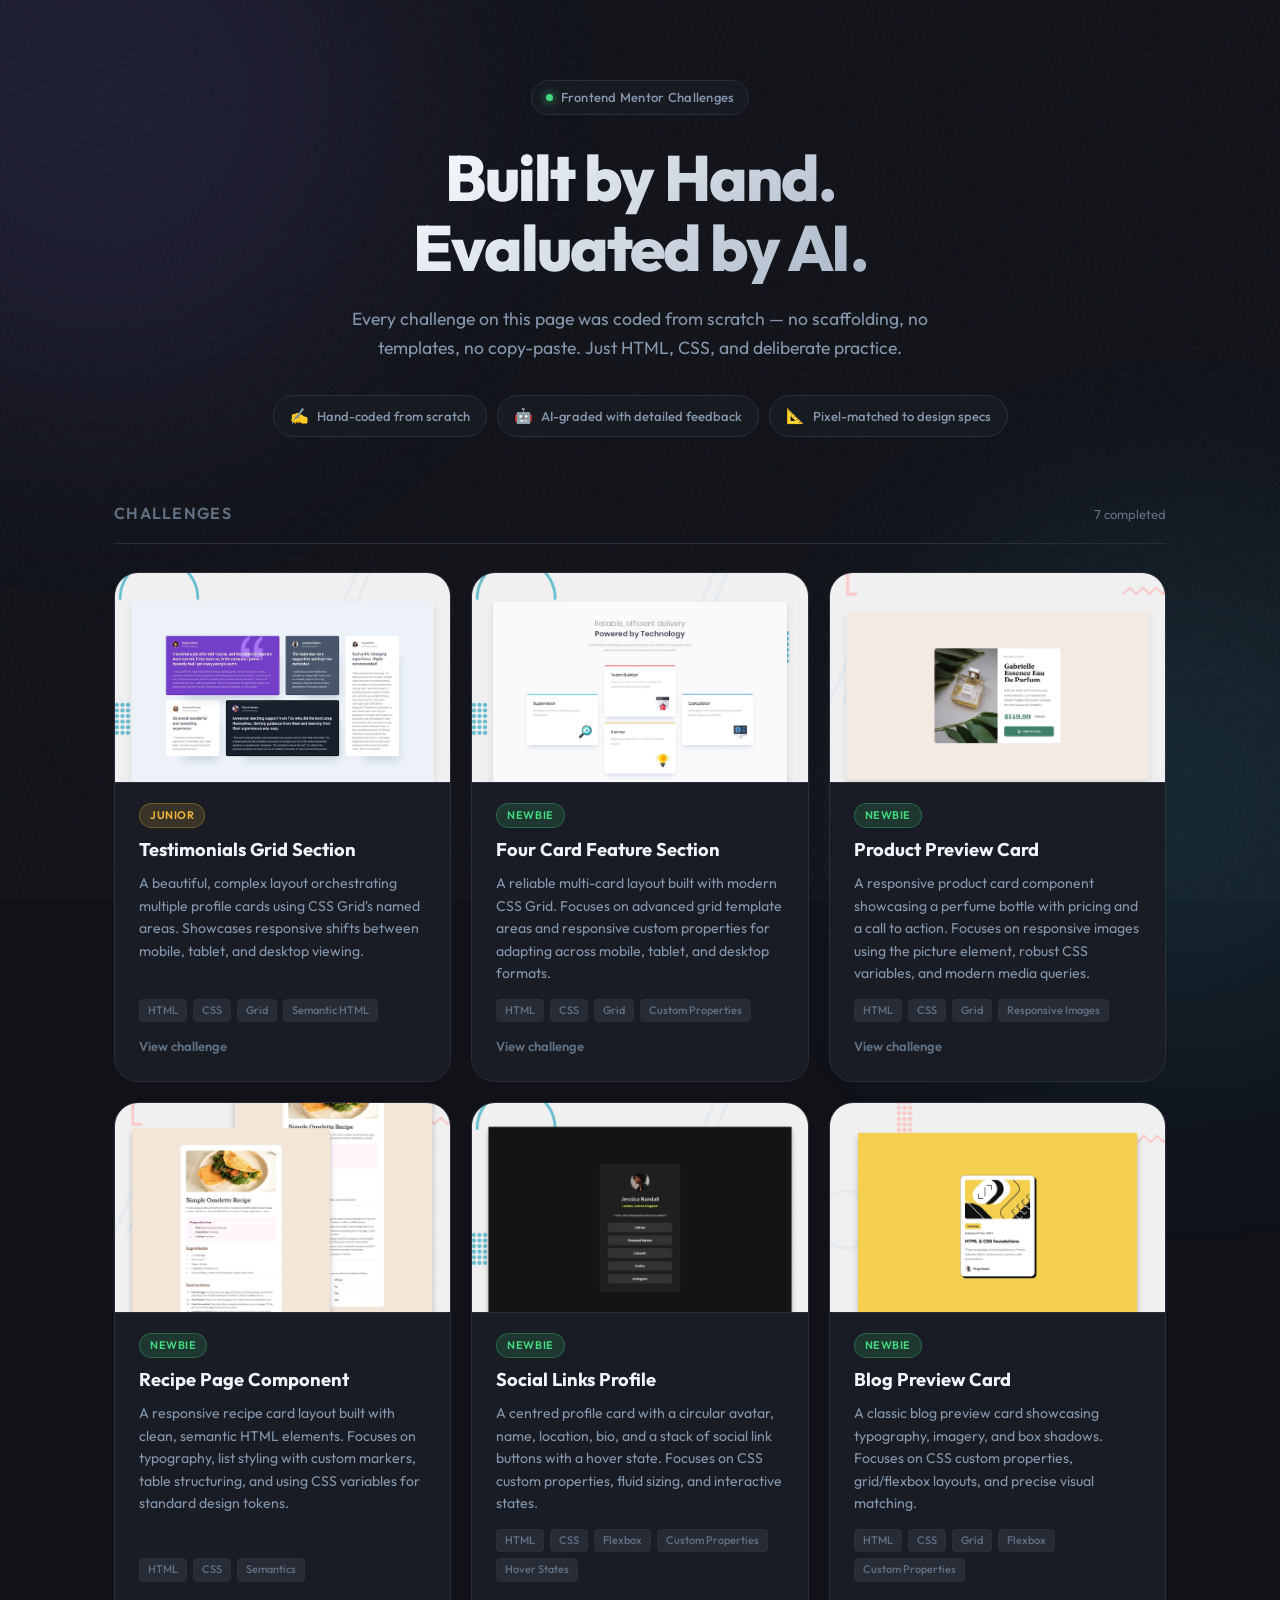
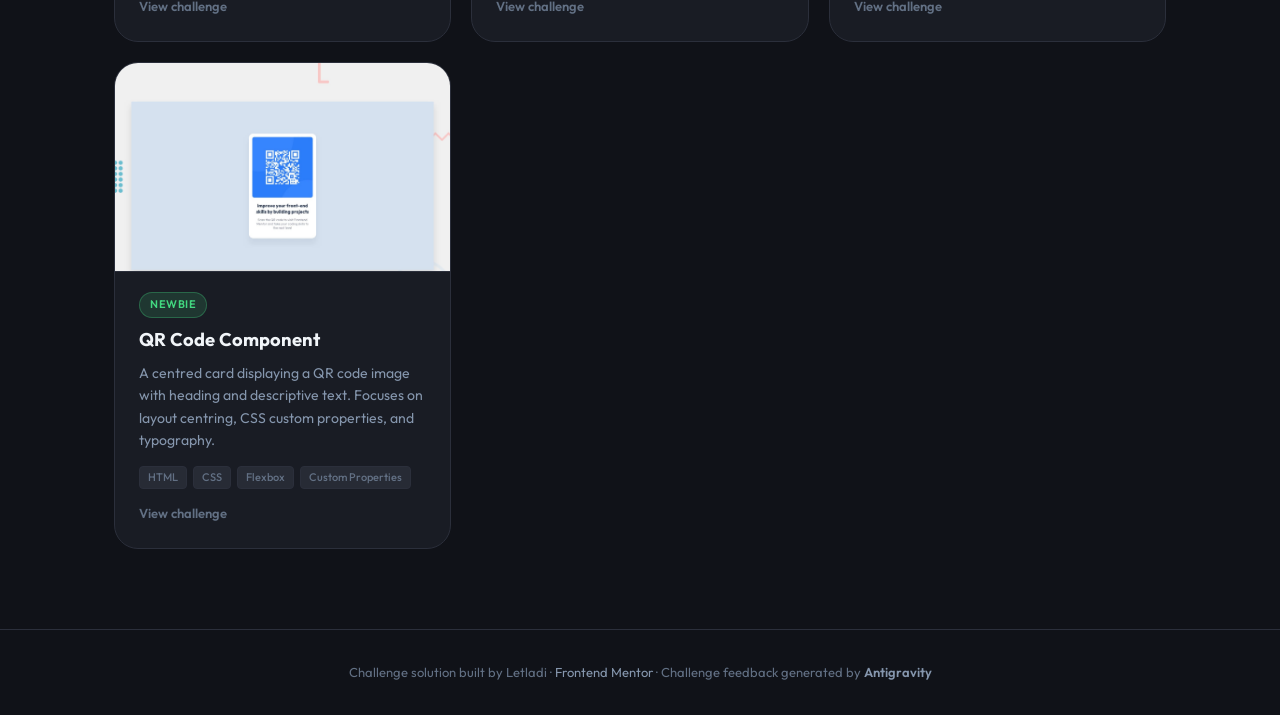
<file: index.html>
<!doctype html>
<html lang="en">

<head>
  <meta charset="UTF-8" />
  <meta name="viewport" content="width=device-width, initial-scale=1.0" />
  <title>Frontend Mentor Challenges — Letladi</title>
  <meta name="description"
    content="A collection of Frontend Mentor challenges, all hand-coded by Letladi. Each challenge has been evaluated by AI with detailed feedback." />
  <link rel="preconnect" href="https://fonts.googleapis.com" />
  <link rel="preconnect" href="https://fonts.gstatic.com" crossorigin />
  <link href="https://fonts.googleapis.com/css2?family=Outfit:wght@300;400;500;600;700;800&display=swap"
    rel="stylesheet" />
  <style>
    /* ── Reset ── */
    *,
    *::before,
    *::after {
      box-sizing: border-box;
      margin: 0;
      padding: 0;
    }

    /* ── Design tokens ── */
    :root {
      --bg: hsl(224, 20%, 8%);
      --bg-card: hsl(224, 18%, 12%);
      --bg-card-hover: hsl(224, 18%, 15%);
      --border: hsl(224, 15%, 20%);
      --border-hover: hsl(224, 15%, 35%);
      --text-primary: hsl(210, 40%, 96%);
      --text-secondary: hsl(215, 20%, 60%);
      --text-muted: hsl(215, 15%, 45%);
      --accent: hsl(248, 87%, 70%);
      --accent-glow: hsl(248, 87%, 70%, 0.15);
      --accent-2: hsl(195, 85%, 60%);
      --green: hsl(145, 65%, 55%);
      --font: "Outfit", sans-serif;
      --radius-sm: 8px;
      --radius-md: 16px;
      --radius-lg: 24px;
    }

    html {
      scroll-behavior: smooth;
    }

    body {
      font-family: var(--font);
      background-color: var(--bg);
      color: var(--text-primary);
      min-height: 100dvh;
      line-height: 1.6;
      overflow-x: hidden;
    }

    /* ── Noise texture overlay ── */
    body::before {
      content: "";
      position: fixed;
      inset: 0;
      background-image: url("data:image/svg+xml,%3Csvg viewBox='0 0 256 256' xmlns='http://www.w3.org/2000/svg'%3E%3Cfilter id='noise'%3E%3CfeTurbulence type='fractalNoise' baseFrequency='0.9' numOctaves='4' stitchTiles='stitch'/%3E%3C/filter%3E%3Crect width='100%25' height='100%25' filter='url(%23noise)' opacity='0.04'/%3E%3C/svg%3E");
      pointer-events: none;
      z-index: 0;
    }

    /* ── Gradient orbs ── */
    .orb {
      position: fixed;
      border-radius: 50%;
      filter: blur(120px);
      opacity: 0.12;
      pointer-events: none;
      z-index: 0;
      animation: drift 20s ease-in-out infinite;
    }

    .orb-1 {
      width: 600px;
      height: 600px;
      background: var(--accent);
      top: -200px;
      left: -200px;
      animation-delay: 0s;
    }

    .orb-2 {
      width: 500px;
      height: 500px;
      background: var(--accent-2);
      bottom: -150px;
      right: -150px;
      animation-delay: -10s;
    }

    @keyframes drift {

      0%,
      100% {
        transform: translate(0, 0) scale(1);
      }

      33% {
        transform: translate(40px, -30px) scale(1.05);
      }

      66% {
        transform: translate(-20px, 20px) scale(0.97);
      }
    }

    /* ── Layout ── */
    .site-wrapper {
      position: relative;
      z-index: 1;
      max-width: 1100px;
      margin: 0 auto;
      padding: 0 24px;
    }

    /* ── Header ── */
    header {
      padding: 80px 0 64px;
      text-align: center;
    }

    .badge {
      display: inline-flex;
      align-items: center;
      gap: 8px;
      padding: 6px 14px;
      border-radius: 100px;
      border: 1px solid var(--border);
      background: hsl(224, 18%, 12%, 0.8);
      font-size: 13px;
      font-weight: 500;
      color: var(--text-secondary);
      letter-spacing: 0.02em;
      margin-bottom: 28px;
      backdrop-filter: blur(8px);
    }

    .badge-dot {
      width: 7px;
      height: 7px;
      border-radius: 50%;
      background: var(--green);
      box-shadow: 0 0 10px var(--green);
      animation: pulse 2.5s ease-in-out infinite;
    }

    @keyframes pulse {

      0%,
      100% {
        opacity: 1;
      }

      50% {
        opacity: 0.4;
      }
    }

    h1 {
      font-size: clamp(2.4rem, 6vw, 4rem);
      font-weight: 800;
      letter-spacing: -0.03em;
      line-height: 1.1;
      margin-bottom: 20px;
      background: linear-gradient(135deg, var(--text-primary) 30%, var(--text-secondary));
      -webkit-background-clip: text;
      -webkit-text-fill-color: transparent;
      background-clip: text;
    }

    .header-subtitle {
      font-size: 1.1rem;
      color: var(--text-secondary);
      max-width: 600px;
      margin: 0 auto 16px;
      font-weight: 400;
      line-height: 1.7;
    }

    /* ── Callouts ── */
    .callouts {
      display: flex;
      align-items: center;
      justify-content: center;
      gap: 10px;
      flex-wrap: wrap;
      margin-top: 32px;
    }

    .callout {
      display: inline-flex;
      align-items: center;
      gap: 8px;
      padding: 8px 16px;
      border-radius: 100px;
      border: 1px solid var(--border);
      background: hsl(224, 18%, 11%);
      font-size: 13px;
      color: var(--text-secondary);
      font-weight: 500;
    }

    .callout-icon {
      font-size: 15px;
    }

    /* ── Section header ── */
    .section-header {
      display: flex;
      align-items: baseline;
      justify-content: space-between;
      margin-bottom: 28px;
      padding-bottom: 16px;
      border-bottom: 1px solid var(--border);
    }

    .section-title {
      font-size: 1rem;
      font-weight: 600;
      color: var(--text-muted);
      text-transform: uppercase;
      letter-spacing: 0.08em;
    }

    .section-count {
      font-size: 13px;
      color: var(--text-muted);
      font-weight: 400;
    }

    /* ── Challenge grid ── */
    .challenges-grid {
      display: grid;
      grid-template-columns: repeat(auto-fill, minmax(320px, 1fr));
      gap: 20px;
      padding-bottom: 80px;
    }

    /* ── Challenge card ── */
    .card {
      position: relative;
      background: var(--bg-card);
      border: 1px solid var(--border);
      border-radius: var(--radius-lg);
      overflow: hidden;
      text-decoration: none;
      color: inherit;
      display: flex;
      flex-direction: column;
      transition: border-color 0.25s ease, transform 0.25s ease,
        box-shadow 0.25s ease, background 0.25s ease;
    }

    .card:hover {
      border-color: var(--border-hover);
      background: var(--bg-card-hover);
      transform: translateY(-4px);
      box-shadow: 0 20px 60px hsl(0, 0%, 0%, 0.4),
        0 0 0 1px hsl(248, 87%, 70%, 0.1);
    }

    .card:hover .card-arrow {
      transform: translate(3px, -3px);
      opacity: 1;
    }

    /* Gradient top border */
    .card::before {
      content: "";
      position: absolute;
      top: 0;
      left: 0;
      right: 0;
      height: 1px;
      background: linear-gradient(90deg,
          transparent,
          var(--accent),
          transparent);
      opacity: 0;
      transition: opacity 0.3s ease;
    }

    .card:hover::before {
      opacity: 1;
    }

    /* ── Card image wrap + overlay ── */
    .card-image-wrap {
      position: relative;
      overflow: hidden;
    }

    .card-preview {
      width: 100%;
      aspect-ratio: 16 / 10;
      object-fit: cover;
      object-position: top center;
      display: block;
      border-bottom: 1px solid var(--border);
      transition: transform 0.35s ease;
    }

    .card:hover .card-preview {
      transform: scale(1.03);
    }

    /* Floating feedback badge over image */
    .feedback-link {
      position: absolute;
      bottom: 12px;
      right: 12px;
      display: inline-flex;
      align-items: center;
      gap: 6px;
      font-size: 11.5px;
      font-weight: 600;
      color: var(--accent);
      text-decoration: none;
      padding: 6px 12px;
      border-radius: 100px;
      border: 1px solid hsl(248, 87%, 70%, 0.35);
      background: hsl(224, 20%, 8%, 0.75);
      backdrop-filter: blur(10px);
      -webkit-backdrop-filter: blur(10px);
      letter-spacing: 0.02em;
      transition: background 0.2s ease, border-color 0.2s ease,
        transform 0.2s ease, opacity 0.2s ease;
      opacity: 0;
      transform: translateY(4px);
      z-index: 2;
    }

    .card:hover .feedback-link {
      opacity: 1;
      transform: translateY(0);
    }

    .feedback-link:hover {
      background: hsl(224, 20%, 8%, 0.95);
      border-color: hsl(248, 87%, 70%, 0.7);
    }

    /* ── Card body ── */
    .card-body {
      padding: 20px 24px 24px;
      flex: 1;
      display: flex;
      flex-direction: column;
      gap: 10px;
    }

    .card-meta {
      display: flex;
      align-items: center;
      justify-content: space-between;
      gap: 8px;
      flex-wrap: wrap;
    }

    .difficulty-badge {
      padding: 3px 10px;
      border-radius: 100px;
      font-size: 11px;
      font-weight: 600;
      letter-spacing: 0.05em;
      text-transform: uppercase;
    }

    .difficulty-badge.newbie {
      background: hsl(145, 65%, 55%, 0.15);
      color: var(--green);
      border: 1px solid hsl(145, 65%, 55%, 0.3);
    }

    .difficulty-badge.junior {
      background: hsl(40, 90%, 60%, 0.15);
      color: hsl(40, 90%, 60%);
      border: 1px solid hsl(40, 90%, 60%, 0.3);
    }

    .difficulty-badge.intermediate {
      background: hsl(25, 90%, 60%, 0.15);
      color: hsl(25, 90%, 60%);
      border: 1px solid hsl(25, 90%, 60%, 0.3);
    }

    .card-title {
      font-size: 1.15rem;
      font-weight: 700;
      color: var(--text-primary);
      line-height: 1.3;
    }

    .card-desc {
      font-size: 0.88rem;
      color: var(--text-secondary);
      line-height: 1.6;
      flex: 1;
    }

    /* Visit link row */
    .card-visit {
      display: flex;
      align-items: center;
      gap: 6px;
      font-size: 13px;
      font-weight: 600;
      color: var(--text-muted);
      text-decoration: none;
      margin-top: 4px;
      width: fit-content;
      transition: color 0.2s ease;
    }

    .card-visit:hover {
      color: var(--text-primary);
    }

    .card-arrow {
      display: inline-block;
      transition: transform 0.2s ease;
    }

    .card-visit:hover .card-arrow {
      transform: translate(2px, -2px);
    }

    /* ── Skills tags ── */
    .skill-tags {
      display: flex;
      gap: 6px;
      flex-wrap: wrap;
      margin-top: 4px;
    }

    .skill-tag {
      padding: 2px 8px;
      border-radius: 4px;
      background: hsl(224, 15%, 18%);
      border: 1px solid var(--border);
      font-size: 11px;
      color: var(--text-muted);
      font-weight: 500;
    }

    /* ── Footer ── */
    .site-footer {
      border-top: 1px solid var(--border);
      padding: 32px 0;
      text-align: center;
      font-size: 13px;
      color: var(--text-muted);
      position: relative;
      z-index: 1;
    }

    .site-footer a {
      color: var(--text-secondary);
      text-decoration: none;
    }

    .site-footer a:hover {
      color: var(--text-primary);
    }

    .site-footer strong {
      color: var(--text-secondary);
      font-weight: 600;
    }

    /* ── Responsive ── */
    @media (max-width: 600px) {
      header {
        padding: 56px 0 48px;
      }

      .challenges-grid {
        grid-template-columns: 1fr;
      }
    }
  </style>
</head>

<body>
  <div class="orb orb-1"></div>
  <div class="orb orb-2"></div>

  <div class="site-wrapper">
    <!-- ── Header ── -->
    <header>
      <div class="badge">
        <span class="badge-dot"></span>
        Frontend Mentor Challenges
      </div>

      <h1>Built by Hand.<br />Evaluated by AI.</h1>

      <p class="header-subtitle">
        Every challenge on this page was coded from scratch — no scaffolding,
        no templates, no copy-paste. Just HTML, CSS, and deliberate practice.
      </p>

      <div class="callouts">
        <span class="callout">
          <span class="callout-icon">✍️</span>
          Hand-coded from scratch
        </span>
        <span class="callout">
          <span class="callout-icon">🤖</span>
          AI-graded with detailed feedback
        </span>
        <span class="callout">
          <span class="callout-icon">📐</span>
          Pixel-matched to design specs
        </span>
      </div>
    </header>

    <!-- ── Challenges ── -->
    <div class="section-header">
      <span class="section-title">Challenges</span>
      <span class="section-count">7 completed</span>
    </div>

    <div class="challenges-grid" id="challenges">

      <!-- Testimonials Grid Section -->
      <div class="card" id="card-testimonials-grid-section">
        <div class="card-image-wrap">
          <img class="card-preview" src="./testimonials-grid-section-main/preview.jpg" alt="Testimonials Grid Section preview" />
          <a href="./testimonials-grid-section-main/feedback.md" class="feedback-link" id="feedback-testimonials-grid-section"
            aria-label="Read AI feedback for Testimonials Grid Section">
            🤖 AI Feedback
          </a>
        </div>
        <div class="card-body">
          <div class="card-meta">
            <span class="difficulty-badge junior">Junior</span>
          </div>
          <h2 class="card-title">Testimonials Grid Section</h2>
          <p class="card-desc">
            A beautiful, complex layout orchestrating multiple profile cards using CSS Grid's named areas. Showcases responsive shifts between mobile, tablet, and desktop viewing.
          </p>
          <div class="skill-tags">
            <span class="skill-tag">HTML</span>
            <span class="skill-tag">CSS</span>
            <span class="skill-tag">Grid</span>
            <span class="skill-tag">Semantic HTML</span>
          </div>
          <a href="./testimonials-grid-section-main/index.html" class="card-visit"
            aria-label="View Testimonials Grid Section challenge">
            View challenge
          </a>
        </div>
      </div>

      <!-- Four Card Feature Section -->
      <div class="card" id="card-four-card-feature-section">
        <div class="card-image-wrap">
          <img class="card-preview" src="./four-card-feature-section-master/preview.jpg" alt="Four Card Feature Section preview" />
          <a href="./four-card-feature-section-master/feedback.md" class="feedback-link" id="feedback-four-card-feature-section"
            aria-label="Read AI feedback for Four Card Feature Section">
            🤖 AI Feedback
          </a>
        </div>
        <div class="card-body">
          <div class="card-meta">
            <span class="difficulty-badge newbie">Newbie</span>
          </div>
          <h2 class="card-title">Four Card Feature Section</h2>
          <p class="card-desc">
            A reliable multi-card layout built with modern CSS Grid. Focuses on advanced grid template areas and responsive custom properties for adapting across mobile, tablet, and desktop formats.
          </p>
          <div class="skill-tags">
            <span class="skill-tag">HTML</span>
            <span class="skill-tag">CSS</span>
            <span class="skill-tag">Grid</span>
            <span class="skill-tag">Custom Properties</span>
          </div>
          <a href="./four-card-feature-section-master/index.html" class="card-visit"
            aria-label="View Four Card Feature Section challenge">
            View challenge
          </a>
        </div>
      </div>

      <!-- Product Preview Card Component -->
      <div class="card" id="card-product-preview-card">
        <div class="card-image-wrap">
          <img class="card-preview" src="./product-preview-card-component-main/preview.jpg" alt="Product Preview Card preview" />
          <a href="./product-preview-card-component-main/feedback.md" class="feedback-link" id="feedback-product-preview-card"
            aria-label="Read AI feedback for Product Preview Card">
            🤖 AI Feedback
          </a>
        </div>
        <div class="card-body">
          <div class="card-meta">
            <span class="difficulty-badge newbie">Newbie</span>
          </div>
          <h2 class="card-title">Product Preview Card</h2>
          <p class="card-desc">
            A responsive product card component showcasing a perfume bottle with pricing and a call to action.
            Focuses on responsive images using the picture element, robust CSS variables, and modern media queries.
          </p>
          <div class="skill-tags">
            <span class="skill-tag">HTML</span>
            <span class="skill-tag">CSS</span>
            <span class="skill-tag">Grid</span>
            <span class="skill-tag">Responsive Images</span>
          </div>
          <a href="./product-preview-card-component-main/index.html" class="card-visit"
            aria-label="View Product Preview Card challenge">
            View challenge
          </a>
        </div>
      </div>

      <!-- Recipe Page Component -->
      <div class="card" id="card-recipe-page">
        <div class="card-image-wrap">
          <img class="card-preview" src="./recipe-page-main/preview.jpg" alt="Recipe Page preview" />
          <a href="./recipe-page-main/feedback.md" class="feedback-link" id="feedback-recipe-page"
            aria-label="Read AI feedback for Recipe Page">
            🤖 AI Feedback
          </a>
        </div>
        <div class="card-body">
          <div class="card-meta">
            <span class="difficulty-badge newbie">Newbie</span>
          </div>
          <h2 class="card-title">Recipe Page Component</h2>
          <p class="card-desc">
            A responsive recipe card layout built with clean, semantic HTML elements. Focuses on typography,
            list styling with custom markers, table structuring, and using CSS variables for standard design tokens.
          </p>
          <div class="skill-tags">
            <span class="skill-tag">HTML</span>
            <span class="skill-tag">CSS</span>
            <span class="skill-tag">Semantics</span>
          </div>
          <a href="./recipe-page-main/index.html" class="card-visit"
            aria-label="View Recipe Page challenge">
            View challenge
          </a>
        </div>
      </div>

      <!-- Social Links Profile -->
      <div class="card" id="card-social-links-profile">
        <div class="card-image-wrap">
          <img class="card-preview" src="./social-links-profile-main/preview.jpg" alt="Social Links Profile preview" />
          <a href="./social-links-profile-main/feedback.md" class="feedback-link" id="feedback-social-links-profile"
            aria-label="Read AI feedback for Social Links Profile">
            🤖 AI Feedback
          </a>
        </div>
        <div class="card-body">
          <div class="card-meta">
            <span class="difficulty-badge newbie">Newbie</span>
          </div>
          <h2 class="card-title">Social Links Profile</h2>
          <p class="card-desc">
            A centred profile card with a circular avatar, name, location,
            bio, and a stack of social link buttons with a hover state.
            Focuses on CSS custom properties, fluid sizing, and interactive
            states.
          </p>
          <div class="skill-tags">
            <span class="skill-tag">HTML</span>
            <span class="skill-tag">CSS</span>
            <span class="skill-tag">Flexbox</span>
            <span class="skill-tag">Custom Properties</span>
            <span class="skill-tag">Hover States</span>
          </div>
          <a href="./social-links-profile-main/index.html" class="card-visit"
            aria-label="View Social Links Profile challenge">
            View challenge
          </a>
        </div>
      </div>

      <!-- Blog Preview Card -->
      <div class="card" id="card-blog-preview-card">
        <div class="card-image-wrap">
          <img class="card-preview" src="./blog-preview-card-main/preview.jpg" alt="Blog Preview Card preview" />
          <a href="./blog-preview-card-main/feedback.md" class="feedback-link" id="feedback-blog-preview-card"
            aria-label="Read AI feedback for Blog Preview Card">
            🤖 AI Feedback
          </a>
        </div>
        <div class="card-body">
          <div class="card-meta">
            <span class="difficulty-badge newbie">Newbie</span>
          </div>
          <h2 class="card-title">Blog Preview Card</h2>
          <p class="card-desc">
            A classic blog preview card showcasing typography, imagery, and
            box shadows. Focuses on CSS custom properties, grid/flexbox layouts,
            and precise visual matching.
          </p>
          <div class="skill-tags">
            <span class="skill-tag">HTML</span>
            <span class="skill-tag">CSS</span>
            <span class="skill-tag">Grid</span>
            <span class="skill-tag">Flexbox</span>
            <span class="skill-tag">Custom Properties</span>
          </div>
          <a href="./blog-preview-card-main/index.html" class="card-visit"
            aria-label="View Blog Preview Card challenge">
            View challenge
          </a>
        </div>
      </div>

      <!-- QR Code Component -->
      <div class="card" id="card-qr-code-component">
        <div class="card-image-wrap">
          <img class="card-preview" src="./qr-code-component-main/preview.jpg" alt="QR Code Component preview" />
          <a href="./qr-code-component-main/feedback.md" class="feedback-link" id="feedback-qr-code-component"
            aria-label="Read AI feedback for QR Code Component">
            🤖 AI Feedback
          </a>
        </div>
        <div class="card-body">
          <div class="card-meta">
            <span class="difficulty-badge newbie">Newbie</span>
          </div>
          <h2 class="card-title">QR Code Component</h2>
          <p class="card-desc">
            A centred card displaying a QR code image with heading and
            descriptive text. Focuses on layout centring, CSS custom
            properties, and typography.
          </p>
          <div class="skill-tags">
            <span class="skill-tag">HTML</span>
            <span class="skill-tag">CSS</span>
            <span class="skill-tag">Flexbox</span>
            <span class="skill-tag">Custom Properties</span>
          </div>
          <a href="./qr-code-component-main/index.html" class="card-visit"
            aria-label="View QR Code Component challenge">
            View challenge
          </a>
        </div>
      </div>

    </div>
  </div>

  <!-- ── Site footer ── -->
  <footer class="site-footer">
    <div class="site-wrapper">
      Challenge solution built by Letladi ·
      <a href="https://www.frontendmentor.io" target="_blank" rel="noopener noreferrer">Frontend Mentor</a>
      · Challenge feedback generated by <strong>Antigravity</strong>
    </div>
  </footer>
</body>

</html>
</file>
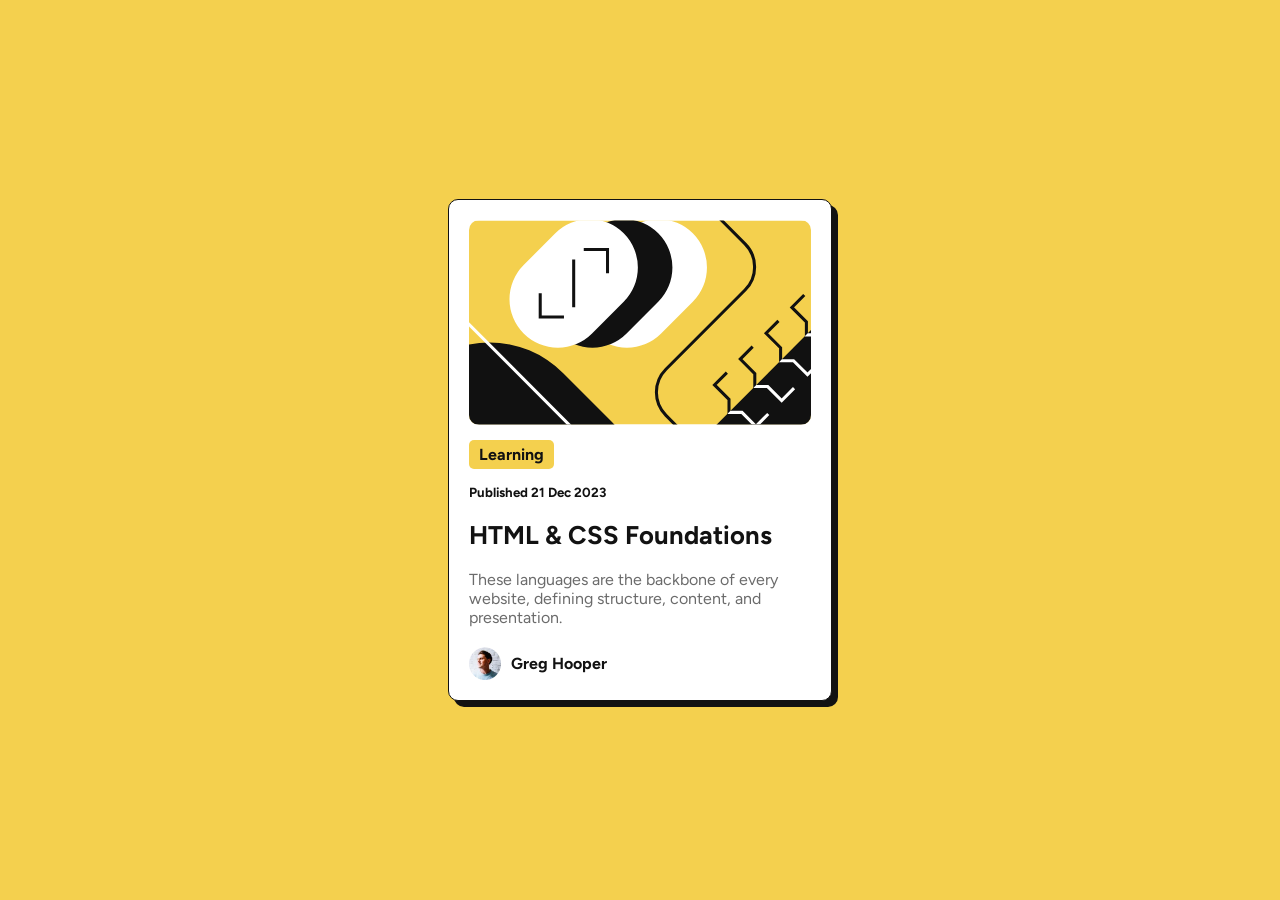
<file: blog-preview-card-main/index.html>
<!doctype html>
<html lang="en">
    <head>
        <meta charset="UTF-8" />
        <meta name="viewport" content="width=device-width, initial-scale=1.0" />
        <!-- displays site properly based on user's device -->

        <link
            rel="icon"
            type="image/png"
            sizes="32x32"
            href="./assets/images/favicon-32x32.png"
        />

        <title>Frontend Mentor | Blog preview card</title>

        <!-- Feel free to remove these styles or customise in your own stylesheet 👍 -->
        <style>
            @import url("https://fonts.googleapis.com/css2?family=Figtree:ital,wght@0,500..800;1,500..800&family=Outfit:wght@500..800&display=swap");
            *,
            *::before,
            *::after {
                margin: 0;
                padding: 0;
                box-sizing: border-box;
            }

            html {
                --yellow: hsl(47, 88%, 63%);
                --white: hsl(0, 0%, 100%);
                --gray-900: hsl(0, 0%, 7%);
                --gray-500: hsl(0, 0%, 42%);
                --body-font-size: 16px;
                --sml-pad: 5px;
                --gap-size: 20px;
                --header-font-size: 1.6rem;
                --mb-header-font-size: 1.3rem;

                --avatar-dimension: 32px;

                --author-gap: 10px;

                --bd-radius: 15px;
                --sml-bd-radius: 10px;
                --xt-sml-bd-radius: 5px;

                --shadow-size: 6px;

                /* desktop article sizes */
                --ds-card-width: 384px;
                --ds-card-height: 522px;
                /* mobile article sizes */
                --mb-card-width: 327px;
                --mb-card-height: 501px;
            }
            body {
                background-color: var(--yellow);
                color: var(--gray-900);
                font-size: var(--body-font-size);
                height: 100dvh;
                width: 100dwh;
                display: grid;
                place-items: center;

                font-family: "FigTree", sans-serif;
            }

            article {
                display: flex;
                flex-direction: column;
                gap: var(--gap-size);

                width: min(var(--mb-card-width), calc(100% - 48px));
            }

            article,
            img {
                border-radius: var(--sml-bd-radius);
            }

            h1 {
                font-size: var(--mb-header-font-size);
            }

            @media (min-width: 720px) {
                article {
                    width: var(--ds-card-width);
                }

                h1 {
                    font-size: var(--header-font-size);
                }
            }

            article {
                background-color: var(--white);
                padding: var(--gap-size);
                border: 1px solid var(--gray-900);
                box-shadow: var(--shadow-size) var(--shadow-size)
                    var(--gray-900);
            }

            .chip {
                background-color: var(--yellow);
                padding: 5px 10px;
                border-radius: var(--xt-sml-bd-radius);
                font-weight: 700;
            }

            .date {
                display: block;
            }

            .blog-content,
            .blog-body {
                display: flex;
                flex-direction: column;
                gap: var(--gap-size);
                width: 100%;
            }

            .blog-body p {
                color: var(--gray-500);
            }

            .author {
                display: flex;
                flex-direction: row;
                align-items: center;
                font-weight: 700;
                gap: var(--author-gap);
            }

            .author img {
                width: var(--avatar-dimension);
            }

            h1:hover {
                color: var(--yellow);
                cursor: pointer;
            }
        </style>
    </head>
    <body>
        <article>
            <img
                src="./assets/images/illustration-article.svg"
                alt="blog thumbnail"
            />
            <section class="blog-content">
                <div><span class="chip">Learning</span></div>
                <div><h5 class="date">Published 21 Dec 2023</h5></div>
                <div class="blog-body">
                    <h1><a>HTML & CSS Foundations</a></h1>
                    <p>
                        These languages are the backbone of every website,
                        defining structure, content, and presentation.
                    </p>
                </div>
            </section>
            <section class="author">
                <img src="assets/images/image-avatar.webp" alt="Greg avatar" />
                <span>Greg Hooper</span>
            </section>
        </article>
    </body>
</html>
</file>
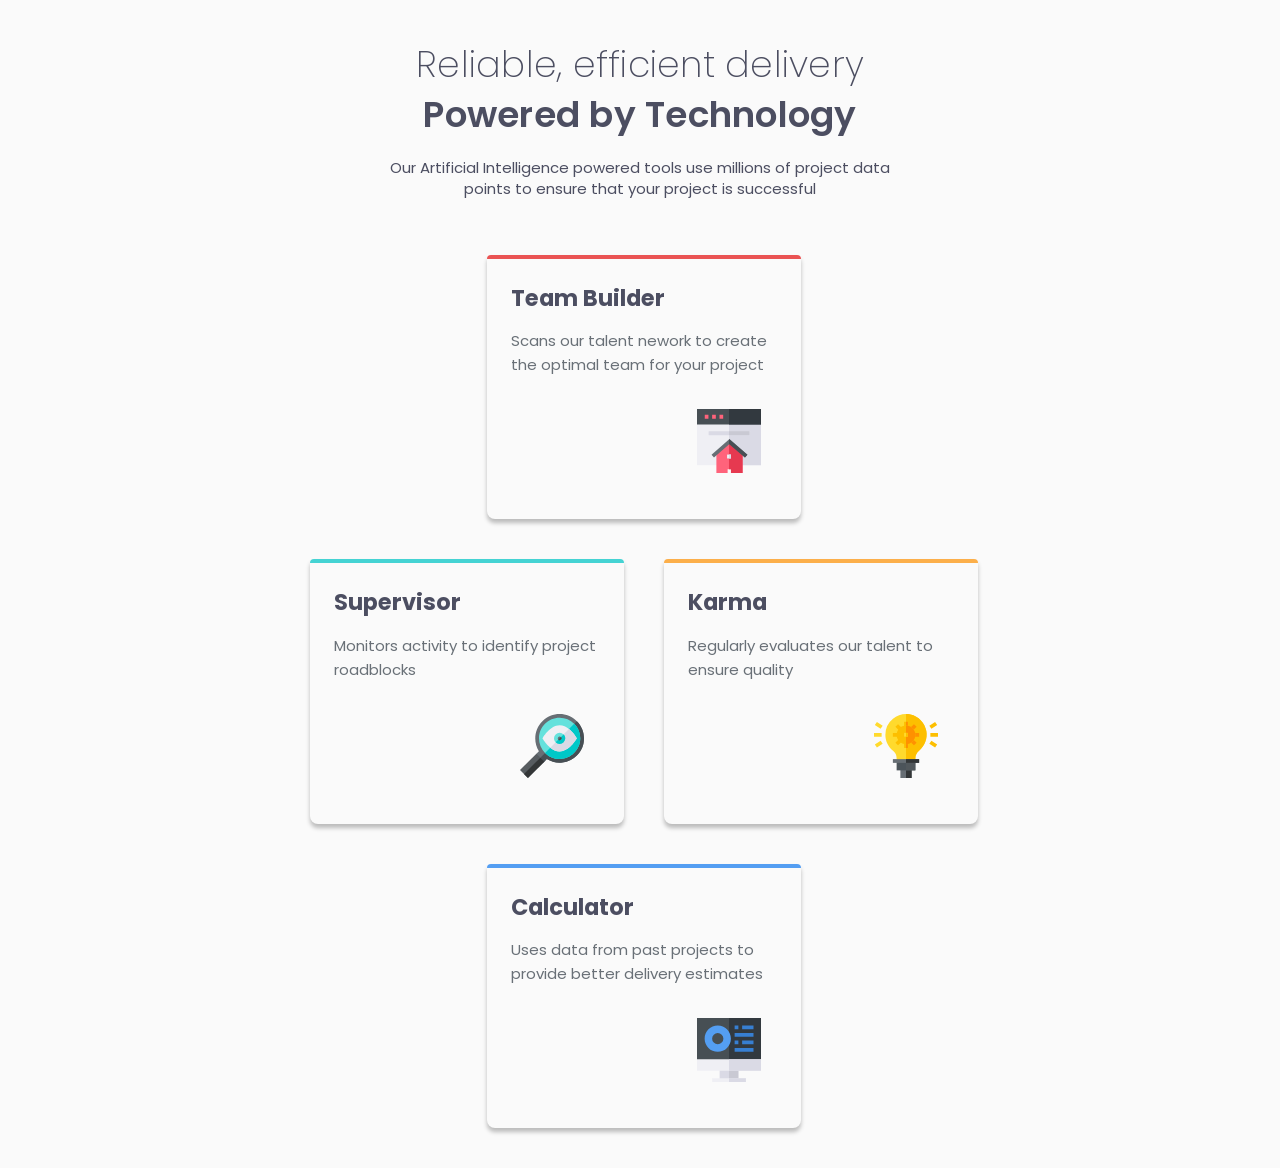
<file: four-card-feature-section-master/index.html>
<!doctype html>
<html lang="en">
    <head>
        <meta charset="UTF-8" />
        <meta name="viewport" content="width=device-width, initial-scale=1.0" />
        <!-- displays site properly based on user's device -->
        <link
            rel="icon"
            type="image/png"
            sizes="32x32"
            href="./images/favicon-32x32.png"
        />
        <link href="./styles.css" rel="stylesheet" type="text/css" />
        <title>Frontend Mentor | Four card feature section</title>
    </head>
    <body>
        <main>
            <header>
                <h1 class="text-preset-2">
                    Reliable, efficient delivery
                    <span class="text-preset-1">Powered by Technology</span>
                </h1>
                <p class="text-preset-4">
                    Our Artificial Intelligence powered tools use millions of
                    project data points to ensure that your project is
                    successful
                </p>
            </header>

            <div class="cards">
                <div class="card supervisor border-cyan">
                    <h2 class="text-preset-3">Supervisor</h2>
                    <p class="text-preset-5">
                        Monitors activity to identify project roadblocks
                    </p>
                    <p class="icon-section">
                        <img
                            src="./images/icon-supervisor.svg"
                            alt="supervisor icon"
                        />
                    </p>
                </div>
                <div class="card team border-red">
                    <h2 class="text-preset-3">Team Builder</h2>
                    <p class="text-preset-5">
                        Scans our talent nework to create the optimal team for
                        your project
                    </p>
                    <p class="icon-section">
                        <img
                            src="./images/icon-team-builder.svg"
                            alt="team icon"
                        />
                    </p>
                </div>
                <div class="card karma border-orange">
                    <h2 class="text-preset-3">Karma</h2>
                    <p class="text-preset-5">
                        Regularly evaluates our talent to ensure quality
                    </p>
                    <p class="icon-section">
                        <img src="./images/icon-karma.svg" alt="karma icon" />
                    </p>
                </div>
                <div class="card calculator border-blue">
                    <h2 class="text-preset-3">Calculator</h2>
                    <p class="text-preset-5">
                        Uses data from past projects to provide better delivery
                        estimates
                    </p>
                    <p class="icon-section">
                        <img
                            src="./images/icon-calculator.svg"
                            alt="calculator icon"
                        />
                    </p>
                </div>
            </div>
        </main>
    </body>
</html>
</file>
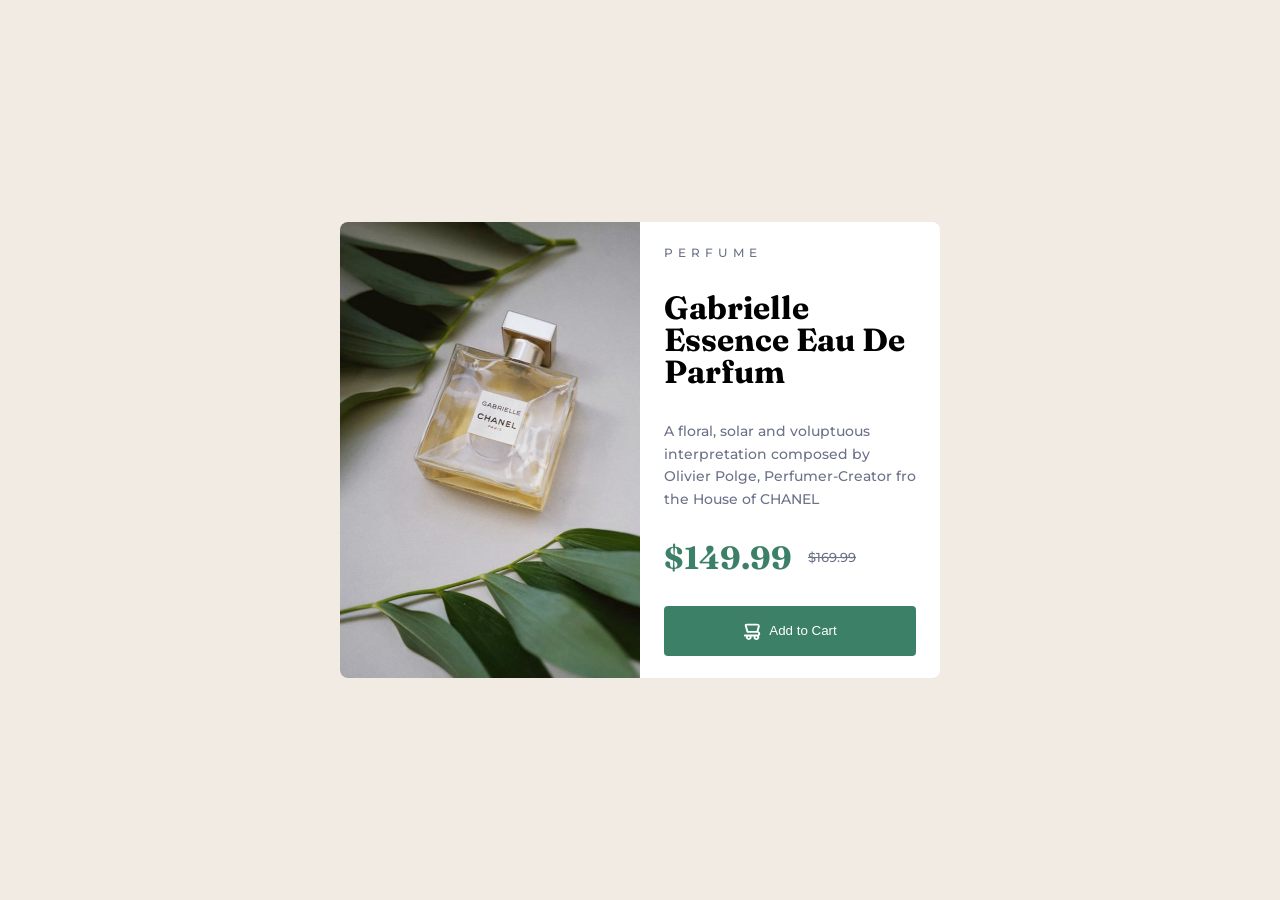
<file: product-preview-card-component-main/index.html>
<!doctype html>
<html lang="en">
    <head>
        <meta charset="UTF-8" />
        <meta name="viewport" content="width=device-width, initial-scale=1.0" />
        <!-- displays site properly based on user's device -->
        <link href="./styles.css" rel="stylesheet" type="text/css" />
        <link
            rel="icon"
            type="image/png"
            sizes="32x32"
            href="./images/favicon-32x32.png"
        />

        <title>Frontend Mentor | Product preview card component</title>
    </head>
    <body>
        <main>
            <picture>
                <source
                    srcset="./images/image-product-desktop.jpg"
                    media="(width > 768px)"
                />
                <source
                    srcset="./images/image-product-mobile.jpg"
                    media="(width <= 768px)"
                />
                <img
                    src="./images/image-product-mobile.jpg"
                    alt="parfum image"
                />
            </picture>
            <section>
                <h2 class="uppercase text-preset-4 grey">perfume</h2>
                <h1 class="text-preset-1">Gabrielle Essence Eau De Parfum</h1>
                <p class="text-preset-3 grey">
                    A floral, solar and voluptuous interpretation composed by
                    Olivier Polge, Perfumer-Creator fro the House of CHANEL
                </p>
                <p class="green-500 text-preset-1 vertical-align-top">
                    $149.99
                    <del class="grey text-preset-5">$169.99</del>
                </p>
                <button class="white">
                    <img src="./images/icon-cart.svg" alt="cart icon" />Add to
                    Cart
                </button>
            </section>
        </main>
    </body>
</html>
</file>
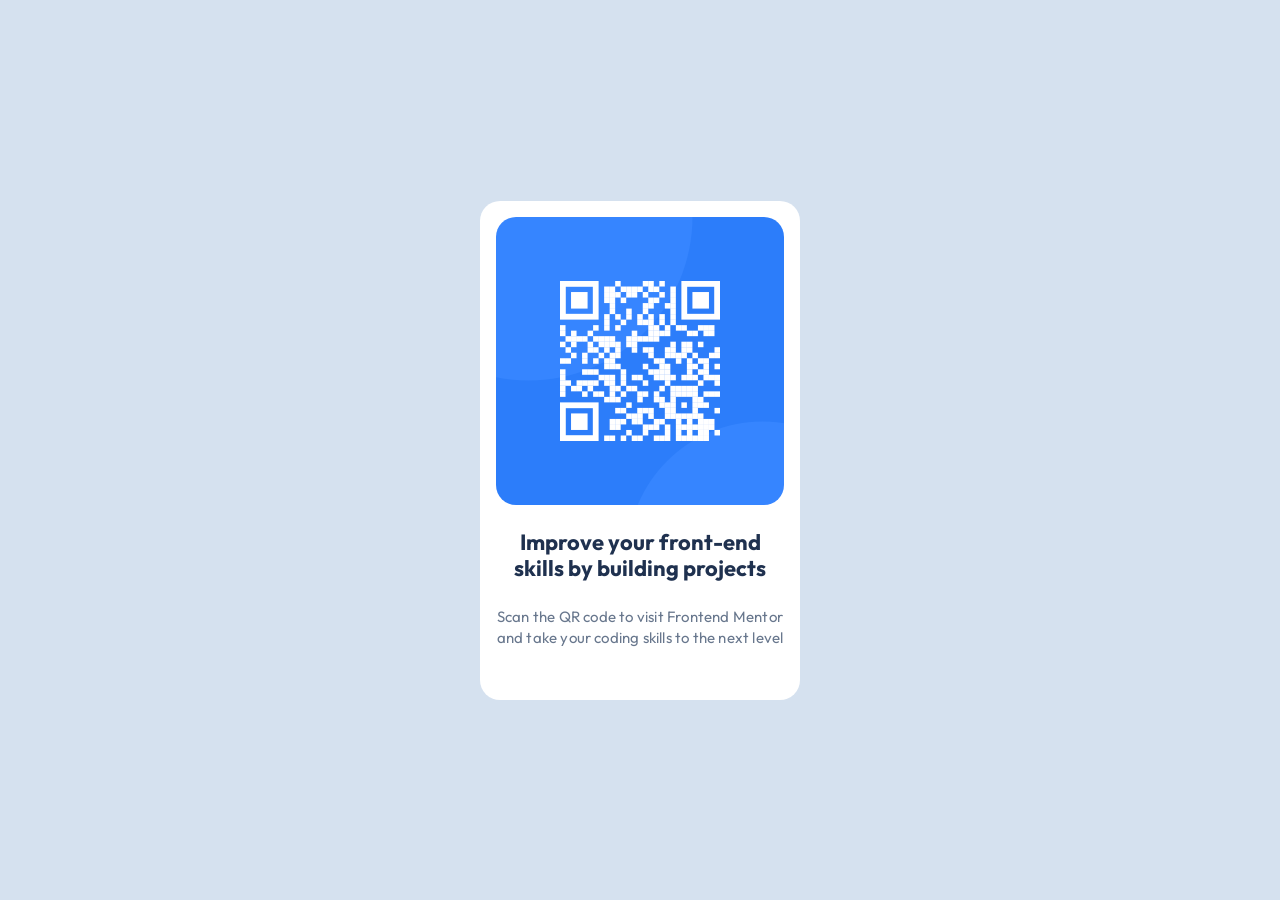
<file: qr-code-component-main/index.html>
<!doctype html>
<html lang="en">

<head>
    <meta charset="UTF-8" />
    <meta name="viewport" content="width=device-width, initial-scale=1.0" />
    <!-- displays site properly based on user's device -->

    <link rel="icon" type="image/png" sizes="32x32" href="./images/favicon-32x32.png" />

    <title>Frontend Mentor | QR code component</title>

    <!-- Feel free to remove these styles or customise in your own stylesheet 👍 -->
    <style>
        @import url("https://fonts.googleapis.com/css2?family=Outfit:wght@400..700&display=swap");

        *,
        *::before,
        *::after {
            box-sizing: border-box;
            margin: 0;
            padding: 0;
        }

        :root {
            --slate-bg: #d5e1ef;
            --slate-500: #68778d;
            --slate-900: #1f314f;
            --white: #ffffff;
            --content-padding: 16px;

            --card-bd-radius: 20px;
            font-family: "Outfit", sans-serif;
        }

        body {
            background-color: var(--slate-bg);
            color: var(--slate-900);
        }

        main {
            display: flex;
            align-items: center;
            justify-content: center;
            height: 100dvh;
            width: 100dvw;
        }

        .card {
            background-color: var(--white);
            border-radius: var(--card-bd-radius);

            display: grid;
            grid-template-rows: 2fr 1fr 1fr;
            grid-gap: 24px;

            padding: 16px;
            padding-bottom: 40px;
            width: min(100% - 48px, 320px);
            text-align: center;
            box-shadow: 0px 4px 4 0 rgba(0, 0, 0, 0.25);
            height: min(100% - 48px, 499px);
        }

        .card img {
            width: 100%;
            border-radius: var(--card-bd-radius);
        }

        .card h2 {
            font-size: 22px;
            line-height: 120%;
            letter-spacing: 0px;
            font-weight: 700;
        }

        .card p {
            font-size: 15px;
            line-height: 140%;
            letter-spacing: 0.2px;
            color: var(--slate-500);
        }
    </style>
</head>

<body>
    <main>
        <div class="card">
            <img src="./images/image-qr-code.png" alt="QR code image" />
            <h2>Improve your front-end skills by building projects</h2>
            <p>
                Scan the QR code to visit Frontend Mentor and take your
                coding skills to the next level
            </p>
        </div>
    </main>
</body>

</html>
</file>
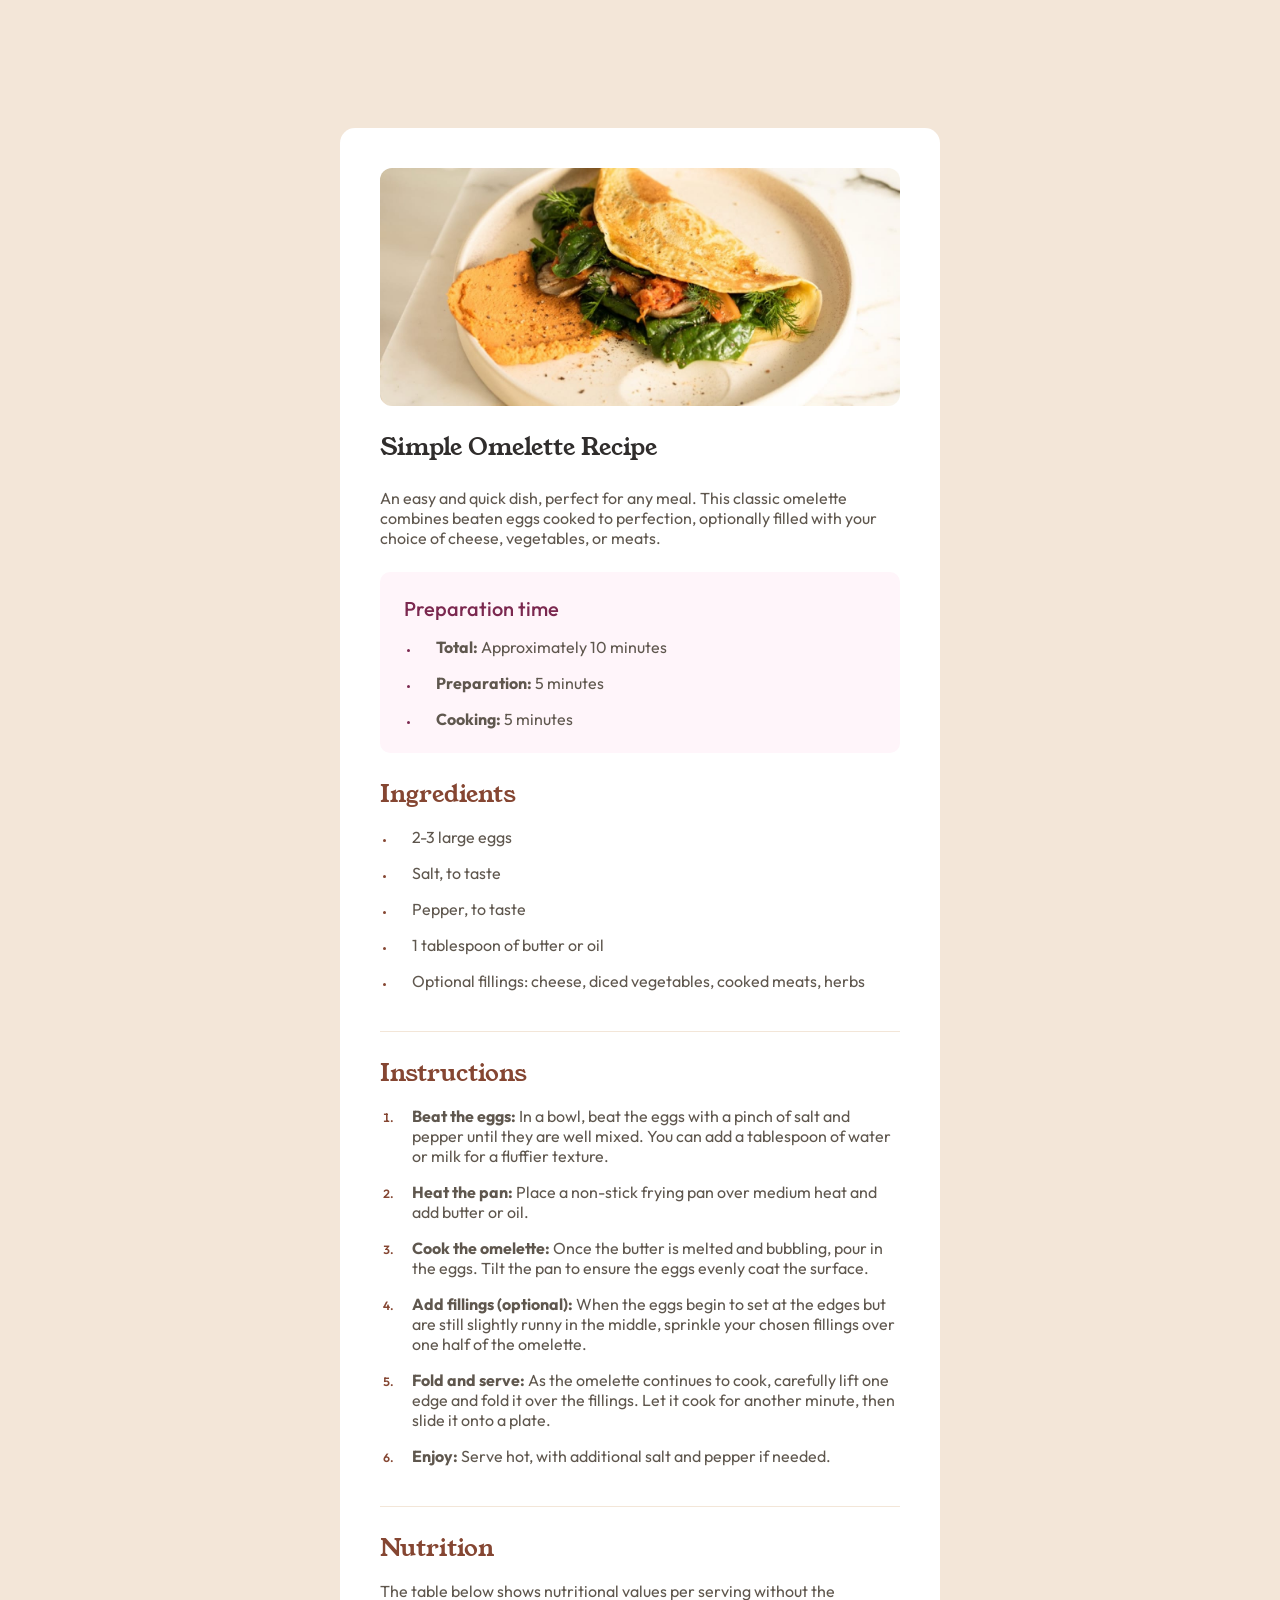
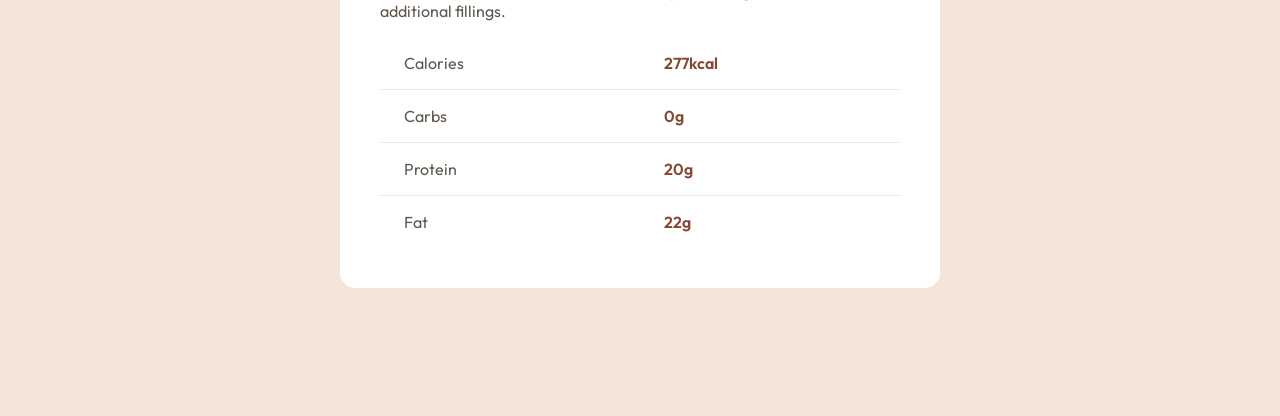
<file: recipe-page-main/index.html>
<!doctype html>
<html lang="en">
    <head>
        <meta charset="UTF-8" />
        <meta name="viewport" content="width=device-width, initial-scale=1.0" />
        <!-- displays site properly based on user's device -->

        <link
            rel="icon"
            type="image/png"
            sizes="32x32"
            href="./assets/images/favicon-32x32.png"
        />

        <title>Frontend Mentor | Recipe page</title>
        <link href="./style.css" rel="stylesheet" type="text/css" />
    </head>
    <body>
        <article class="stone-600">
            <img src="./assets/images/image-omelette.jpeg" />
            <div class="card-content">
                <h1 class="stone-900">Simple Omelette Recipe</h1>

                <p>
                    An easy and quick dish, perfect for any meal. This classic
                    omelette combines beaten eggs cooked to perfection,
                    optionally filled with your choice of cheese, vegetables, or
                    meats.
                </p>
                <section class="prep-time">
                    <h2 class="rose-800">Preparation time</h2>
                    <ul>
                        <li><em>Total:</em> Approximately 10 minutes</li>
                        <li><em>Preparation:</em> 5 minutes</li>
                        <li><em>Cooking:</em> 5 minutes</li>
                    </ul>
                </section>

                <section class="ingredients">
                    <h2>Ingredients</h2>
                    <ul>
                        <li>2-3 large eggs</li>
                        <li>Salt, to taste</li>
                        <li>Pepper, to taste</li>
                        <li>1 tablespoon of butter or oil</li>
                        <li>
                            Optional fillings: cheese, diced vegetables, cooked
                            meats, herbs
                        </li>
                    </ul>
                </section>

                <hr />

                <section class="instructions">
                    <h2>Instructions</h2>
                    <ol>
                        <li>
                            <em>Beat the eggs:</em> In a bowl, beat the eggs
                            with a pinch of salt and pepper until they are well
                            mixed. You can add a tablespoon of water or milk for
                            a fluffier texture.
                        </li>
                        <li>
                            <em>Heat the pan:</em> Place a non-stick frying pan
                            over medium heat and add butter or oil.
                        </li>
                        <li>
                            <em>Cook the omelette:</em> Once the butter is
                            melted and bubbling, pour in the eggs. Tilt the pan
                            to ensure the eggs evenly coat the surface.
                        </li>
                        <li>
                            <em>Add fillings (optional):</em> When the eggs
                            begin to set at the edges but are still slightly
                            runny in the middle, sprinkle your chosen fillings
                            over one half of the omelette.
                        </li>
                        <li>
                            <em>Fold and serve:</em> As the omelette continues
                            to cook, carefully lift one edge and fold it over
                            the fillings. Let it cook for another minute, then
                            slide it onto a plate.
                        </li>
                        <li>
                            <em>Enjoy:</em> Serve hot, with additional salt and
                            pepper if needed.
                        </li>
                    </ol>
                </section>

                <hr />

                <section class="nutrition">
                    <h2>Nutrition</h2>
                    <p>
                        The table below shows nutritional values per serving
                        without the additional fillings.
                    </p>
                    <table>
                        <tbody>
                            <tr>
                                <td>Calories</td>
                                <td>277kcal</td>
                            </tr>
                            <tr>
                                <td>Carbs</td>
                                <td>0g</td>
                            </tr>
                            <tr>
                                <td>Protein</td>
                                <td>20g</td>
                            </tr>
                            <tr>
                                <td>Fat</td>
                                <td>22g</td>
                            </tr>
                        </tbody>
                    </table>
                </section>
            </div>
        </article>
    </body>
</html>
</file>
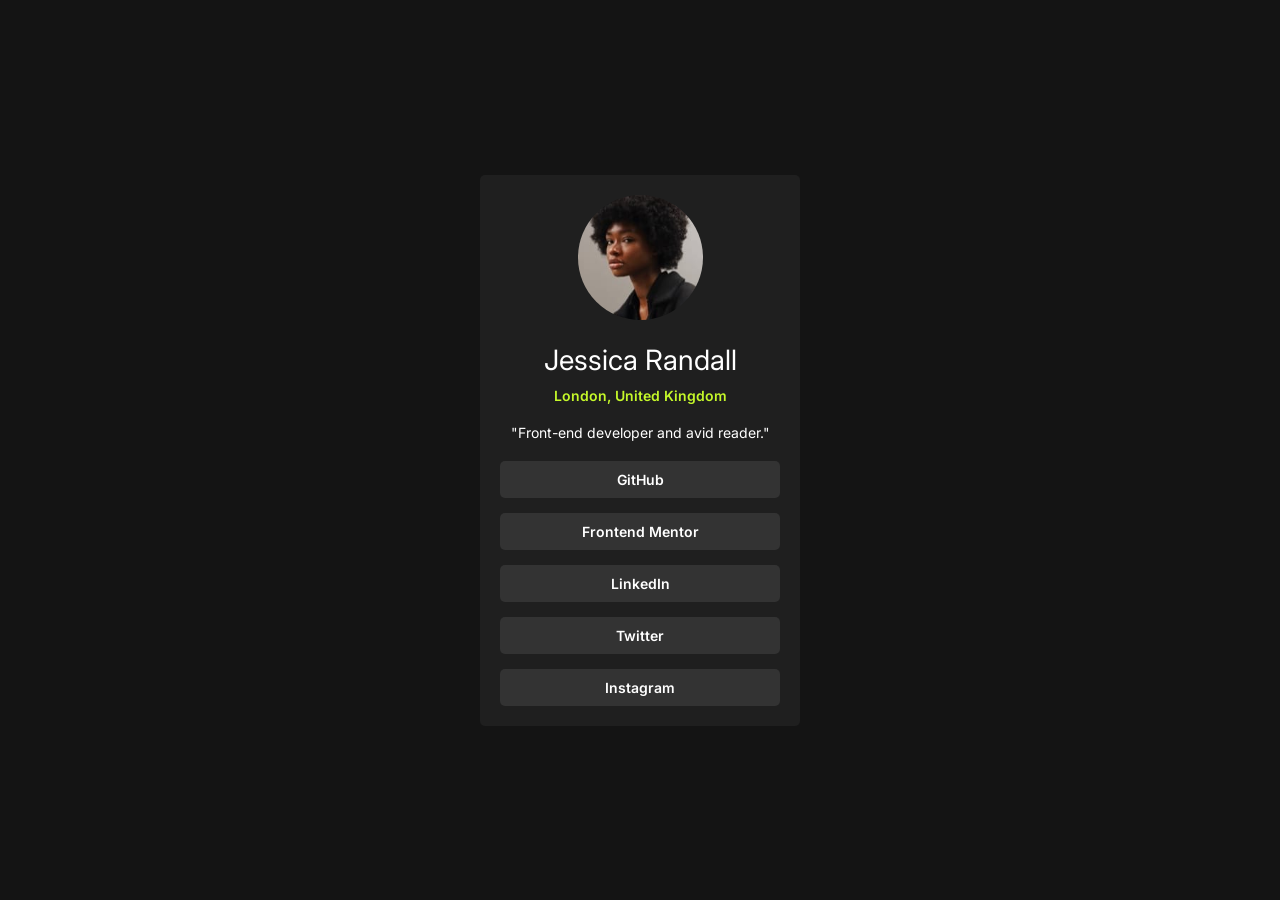
<file: social-links-profile-main/index.html>
<!doctype html>
<html lang="en">
    <head>
        <meta charset="UTF-8" />
        <meta name="viewport" content="width=device-width, initial-scale=1.0" />
        <!-- displays site properly based on user's device -->

        <link
            rel="icon"
            type="image/png"
            sizes="32x32"
            href="./assets/images/favicon-32x32.png"
        />

        <title>Frontend Mentor | Social links profile</title>

        <!-- Feel free to remove these styles or customise in your own stylesheet 👍 -->
        <style>
            @import url("https://fonts.googleapis.com/css2?family=Inter:ital,opsz,wght@0,14..32,400..700;1,14..32,400..700&display=swap");

            *,
            ::before,
            ::after {
                margin: 0;
                padding: 0;
                box-sizing: border-box;
            }

            :root {
                --green: hsl(75, 94%, 57%);
                --white: hsl(0, 0%, 100%);
                --gray-900: hsl(0, 0%, 8%);
                --gray-800: hsl(0, 0%, 12%);
                --gray-700: hsl(0, 0%, 20%);

                --mobile-width: 375px;
                --desktop-width: 1440px;

                --body-font-size: 14px;

                --sml-rounding: 5px;

                --avatar-size: 125px;

                --no-padding: 0px;
                --min-padding: 10px;
                --average-space: 20px;
            }

            body {
                font-family: "Inter", sans-serif;
                background-color: var(--gray-900);
                display: grid;
                place-items: center;
                font-size: var(--body-font-size);
                color: var(--white);
                height: 100dvh;
                text-align: center;
            }

            .green {
                color: var(--green);
            }

            .white {
                color: var(--white);
            }

            .mt-15 {
                margin-top: 15px;
            }

            .user-info > h1 {
                margin-top: 20px;
                font-weight: 400;
            }

            .user-info h2 {
                padding-top: var(--min-padding);
            }

            .user-info p {
                font-weight: 600;
                padding-top: var(--min-padding);
            }

            ul {
                list-style-type: none;
                display: flex;
                flex-direction: column;

                font-weight: 600;
                gap: 15px;
            }

            ul a {
                padding: 10px 0;
                text-decoration: none;
                color: var(--white);
                background-color: var(--gray-700);
                display: inline-block;
                width: 100%;
                border-radius: var(--sml-rounding);
            }

            ul a:hover {
                color: var(--gray-800);
                background-color: var(--green);
            }

            figure {
                width: min(320px, calc(100% - 48px));
                background-color: var(--gray-800);
                padding: var(--average-space);
                border-radius: var(--sml-rounding);
            }

            figcaption {
                display: flex;
                flex-direction: column;
                gap: var(--average-space);
            }

            figure img {
                border-radius: 50%;
                width: var(--avatar-size);
            }
        </style>
    </head>
    <body>
        <figure>
            <img src="./assets/images/avatar-jessica.jpeg" alt="user avatar" />
            <figcaption>
                <div class="user-info">
                    <h1>Jessica Randall</h1>
                    <p class="green">London, United Kingdom</p>
                </div>

                <p>"Front-end developer and avid reader."</p>
                <ul>
                    <li><a href="#">GitHub</a></li>
                    <li><a href="#">Frontend Mentor</a></li>
                    <li><a href="#">LinkedIn</a></li>
                    <li><a href="#">Twitter</a></li>
                    <li><a href="#">Instagram</a></li>
                </ul>
            </figcaption>
        </figure>
    </body>
</html>
</file>
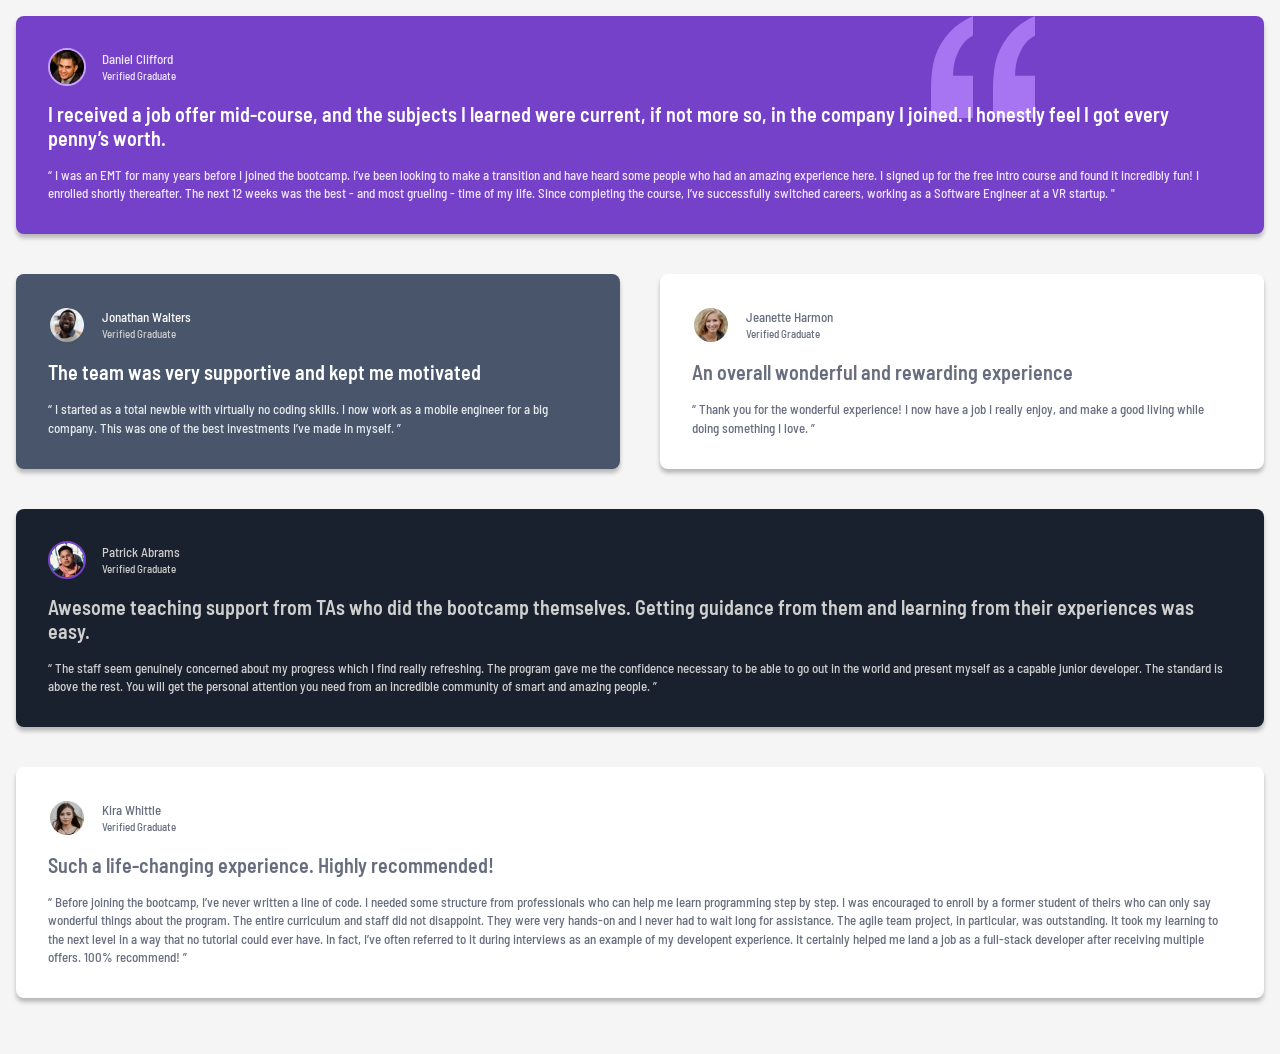
<file: testimonials-grid-section-main/index.html>
<!doctype html>
<html lang="en">
    <head>
        <meta charset="UTF-8" />
        <meta name="viewport" content="width=device-width, initial-scale=1.0" />
        <!-- displays site properly based on user's device -->

        <link
            rel="icon"
            type="image/png"
            sizes="32x32"
            href="./images/favicon-32x32.png"
        />
        <link href="./styles.css" rel="stylesheet" type="text/css" />
        <title>Frontend Mentor | [Challenge Name Here]</title>
    </head>
    <body>
        <main>
            <div class="card card-1 bg-purple-500">
                <figure>
                    <img
                        src="./images/image-daniel.jpg"
                        alt="Daniel's thumbnail"
                        class="border-purple-300"
                    />
                    <figcaption class="purple-50">
                        <h2 class="text-preset-2">Daniel Clifford</h2>
                        <p class="text-preset-4">Verified Graduate</p>
                    </figcaption>
                </figure>
                <section>
                    <p class="text-preset-1 white">
                        I received a job offer mid-course, and the subjects I
                        learned were current, if not more so, in the company I
                        joined. I honestly feel I got every penny’s worth.
                    </p>
                    <p class="text-preset-3 purple-50">
                        “ I was an EMT for many years before I joined the
                        bootcamp. I’ve been looking to make a transition and
                        have heard some people who had an amazing experience
                        here. I signed up for the free intro course and found it
                        incredibly fun! I enrolled shortly thereafter. The next
                        12 weeks was the best - and most grueling - time of my
                        life. Since completing the course, I’ve successfully
                        switched careers, working as a Software Engineer at a VR
                        startup. "
                    </p>
                </section>
            </div>

            <div class="card card-2 bg-grey-500">
                <figure>
                    <img
                        src="./images/image-jonathan.jpg"
                        alt="Jonathan's thumbnail"
                        class="border-grey-500"
                    />
                    <figcaption>
                        <h2 class="text-preset-2 white">Jonathan Walters</h2>
                        <p class="text-preset-4 grey-200">Verified Graduate</p>
                    </figcaption>
                </figure>
                <section>
                    <p class="text-preset-1 white">
                        The team was very supportive and kept me motivated
                    </p>
                    <p class="text-preset-3 grey-100">
                        “ I started as a total newbie with virtually no coding
                        skills. I now work as a mobile engineer for a big
                        company. This was one of the best investments I’ve made
                        in myself. ”
                    </p>
                </section>
            </div>

            <div class="card card-3 bg-white">
                <figure>
                    <img
                        src="./images/image-jeanette.jpg"
                        alt="Jeanette's thumbnail"
                        class="border-white"
                    />
                    <figcaption class="grey-400">
                        <h2 class="text-preset-2">Jeanette Harmon</h2>
                        <p class="text-preset-4">Verified Graduate</p>
                    </figcaption>
                </figure>
                <section>
                    <p class="text-preset-1 grey-400">
                        An overall wonderful and rewarding experience
                    </p>
                    <p class="text-preset-3 grey-400">
                        “ Thank you for the wonderful experience! I now have a
                        job I really enjoy, and make a good living while doing
                        something I love. ”
                    </p>
                </section>
            </div>

            <div class="card card-4 bg-dark-blue">
                <figure>
                    <img
                        src="./images/image-patrick.jpg"
                        alt="Patrick's thumbnail"
                        class="border-purple-500"
                    />
                    <figcaption class="grey-200">
                        <h2 class="text-preset-2">Patrick Abrams</h2>
                        <p class="text-preset-4">Verified Graduate</p>
                    </figcaption>
                </figure>
                <section class="grey-200">
                    <p class="text-preset-1">
                        Awesome teaching support from TAs who did the bootcamp
                        themselves. Getting guidance from them and learning from
                        their experiences was easy.
                    </p>
                    <p class="text-preset-3">
                        “ The staff seem genuinely concerned about my progress
                        which I find really refreshing. The program gave me the
                        confidence necessary to be able to go out in the world
                        and present myself as a capable junior developer. The
                        standard is above the rest. You will get the personal
                        attention you need from an incredible community of smart
                        and amazing people. ”
                    </p>
                </section>
            </div>

            <div class="card card-5 bg-white">
                <figure class="grey-400">
                    <img
                        src="./images/image-kira.jpg"
                        alt="Kira's thumbnail"
                        class="border-white"
                    />
                    <figcaption>
                        <h2 class="text-preset-2">Kira Whittle</h2>
                        <p class="text-preset-4">Verified Graduate</p>
                    </figcaption>
                </figure>
                <section>
                    <p class="text-preset-1 grey-400">
                        Such a life-changing experience. Highly recommended!
                    </p>
                    <p class="text-preset-3 grey-400">
                        “ Before joining the bootcamp, I’ve never written a line
                        of code. I needed some structure from professionals who
                        can help me learn programming step by step. I was
                        encouraged to enroll by a former student of theirs who
                        can only say wonderful things about the program. The
                        entire curriculum and staff did not disappoint. They
                        were very hands-on and I never had to wait long for
                        assistance. The agile team project, in particular, was
                        outstanding. It took my learning to the next level in a
                        way that no tutorial could ever have. In fact, I’ve
                        often referred to it during interviews as an example of
                        my developent experience. It certainly helped me land a
                        job as a full-stack developer after receiving multiple
                        offers. 100% recommend! ”
                    </p>
                </section>
            </div>
        </main>
    </body>
</html>
</file>
<file: four-card-feature-section-master/styles.css>
@import url("https://fonts.googleapis.com/css2?family=Poppins:ital,wght@0,200;0,400;0,600;1,200;1,400;1,600&display=swap");

*,
*::before,
*::after {
    padding: 0px;
    margin: 0px;
    box-sizing: border-box;
}

:root {
    --red: hsl(0, 78%, 62%);
    --cyan: hsl(180, 62%, 55%);
    --orange: hsl(34, 97%, 64%);
    --blue: hsl(212, 86%, 64%);

    --grey-500: hsl(234, 12%, 34%);
    --grey-400: hsl(212, 6%, 44%);
    --white: hsl(0, 0%, 100%);
    --body-background: #fafafa;

    --space-500: 40px;
    --space-400: 32px;
    --space-300: 24px;
    --space-200: 16px;
    --space-100: 8px;
    --border-size: 4px;
    --space-quarter: 0.25px;
    --space-0: 0px;

    --copy-font: "Poppins", sans-serif;

    --font-size-36: 36px;
    --font-size-24: 24px;
    --font-size-20: 20px;
    --font-size-15: 15px;
    --font-size-13: 13px;

    --line-height-140: 140%;
    --line-height-160: 160%;

    --mobile-brk-pt: 375px;
    --mobile-width: 314px;
    --tablet-brk-pt: 768px;
    --tablet-width: 660px;
    --tablet-header-width: 540px;
    --desktop-brk-pt: 1440px;
    --desktop-width: 1114px;
    --desktop-card-width: 350px;

    --svg-dimensions: 64px;
    --card-box-shadow: 0px 4px 4px 0px rgba(0, 0, 0, 0.25);
}

.text-preset-1 {
    line-height: 140%;
    letter-spacing: var(--space-quarter);
}

.text-preset-2 {
    line-height: 140%;
    letter-spacing: var(--space-quarter);
}

.text-preset-3 {
    line-height: 135%;
    letter-spacing: var(--space-0);
}

.text-preset-4 {
    line-height: 140%;
    letter-spacing: var(--space-0);
}

.text-preset-5 {
    line-height: 160%;
    letter-spacing: var(--space-0);
}

.text-center {
    text-align: center;
}

.text-right {
    text-align: right;
}

body {
    font-size: var(--font-size-15);
    font-family: var(--copy-font);
    color: var(--grey-500);
    background-color: var(--body-background);
    display: grid;
    padding: var(--space-500) 0px;
    place-items: center;
    margin: 0 auto;
}

main {
    width: min(var(--mobile-brk-pt) - var(--space-500));
    display: flex;
    flex-direction: column;
    gap: var(--space-200);
}

h1 {
    font-weight: 200;
    font-size: var(--font-size-24);
}

h1 span {
    display: block;
}

h1 span {
    font-weight: 600;
    font-style: normal;
}

header {
    display: flex;
    flex-direction: column;
    gap: var(--space-200);
}

header p,
header h1 {
    padding: 0px var(--space-200);
}

header p {
    font-size: var(--font-size-15);
}

.grey-500 {
    color: var(--grey-500);
}

.grey-400 {
    color: var(--grey-400);
}

.cards {
    display: flex;
    flex-direction: column;
    padding-top: var(--space-500);
    gap: var(--space-500);
}

.card {
    display: flex;
    flex-direction: column;
    gap: var(--space-200);
    padding: var(--space-300);
    box-shadow: var(--card-box-shadow);
    border-top: var(--border-size) solid;
    border-radius: var(--border-size) var(--border-size) var(--space-100)
        var(--space-100);
}

.card p {
    color: var(--grey-400);
}

.card .icon-section {
    padding: var(--space-200);
}

.card img {
    height: var(--svg-dimensions);
    width: var(--svg-dimensions);
}

.border-cyan {
    border-color: var(--cyan);
}

.border-orange {
    border-color: var(--orange);
}

.border-red {
    border-color: var(--red);
}

.border-blue {
    border-color: var(--blue);
}

.icon-section {
    text-align: right;
}

@media (width >= 768px) {
    main {
        width: var(--tablet-width);
    }

    header {
        text-align: center;
        max-width: var(--tablet-header-width);
        margin: 0 auto;
    }

    h1 {
        font-size: var(--font-size-36);
    }

    .card {
        width: var(--mobile-width);
    }

    .cards {
        display: grid;
        grid-template-areas:
            "cell-1 cell-1"
            "cell-2 cell-3"
            "cell-4 cell-4";
        gap: var(--space-500);
    }

    .team {
        grid-area: cell-1;
        justify-self: center;
    }

    .supervisor {
        grid-area: cell-2;
    }

    .karma {
        grid-area: cell-3;
    }

    .calculator {
        grid-area: cell-4;
        justify-self: center;
    }
}

@media (width >= 1440px) {
    main {
        width: var(--desktop-width);
        padding: var(--space-500) var(--space-0);
    }

    .cards {
        grid-template-areas:
            "cell-1 cell-2 cell-3"
            "cell-1 cell-4 cell-3";
        align-items: center;
    }

    .supervisor {
        grid-area: cell-1;
    }

    .team {
        grid-area: cell-2;
    }

    .karma {
        grid-area: cell-4;
    }

    .calculator {
        grid-area: cell-3;
    }

    .card {
        width: var(--desktop-card-width);
    }
}
</file>
<file: product-preview-card-component-main/styles.css>
@import url("https://fonts.googleapis.com/css2?family=Montserrat:ital,wght@0,500..700;1,500..700&display=swap");

@import url("https://fonts.googleapis.com/css2?family=Fraunces:ital,opsz,wght@0,9..144,700;1,9..144,700&display=swap");

*,
::before,
::after {
    padding: 0;
    margin: 0;
    box-sizing: border-box;
}

:root {
    --black: hsl(212, 21%, 14%);
    --grey: hsl(228, 12%, 48%);
    --cream: hsl(30, 38%, 92%);
    --white: hsl(0, 0%, 100%);
    --green-500: hsl(158, 36%, 37%);
    --green-700: hsl(158, 42%, 18%);

    --body-font-size: 14px;

    --space-500: 40px;
    --space-400: 32px;
    --space-300: 24px;
    --space-200: 16px;
    --space-100: 8px;
    --space-50: 4px;
    --space-0: 0px;

    --Montserrat-font: "Montserrat", sans-serif;
    --Fraunces-font: "Fraunces", serif;
    --medium-font-weight: 500;
    --bold-font-weight: 700;

    --line-height-100: 100%;
    --line-height-110: 110%;
    --line-height-120: 120%;
    --line-height-160: 160%;

    --letter-spacing-0: var(--space-0);
    --letter-spacing-5: 5px;

    --font-size-32: 32px;
    --font-size-14: 14px;
    --font-size-13: 13px;
    --font-size-12: 12px;

    --mobile-img-height: 342px;
    --mobile-card-width: 350px;
    --desktop-card-height: 456px;
    --desktop-img-height: 100%;
    --desktop-content-width: 600px;
    --icon-dimension: 18px;
    --transition-time: 0.3s;
}

.grey {
    color: var(--grey);
}

.green-500 {
    color: var(--green-500);
}

.black {
    color: var(--black);
}

.white {
    color: var(--white);
}

.text-preset-1 {
    font-size: var(--font-size-32);
    font-family: var(--Fraunces-font);
    font-weight: var(--bold-font-weight);
    line-height: var(--line-height-100);
    letter-spacing: var(--letter-spacing-0);
}

.text-preset-2 {
    font-family: var(--Montserrat-font);
    font-weight: var(--bold-font-weight);
    font-size: var(--font-size-14);
    line-height: var(--line-height-110);
    letter-spacing: var(--letter-spacing-0);
}

.text-preset-3 {
    font-family: var(--Montserrat-font);
    font-weight: var(--medium-font-weight);
    letter-spacing: var(--letter-spacing-0);
    line-height: var(--line-height-160);
    font-size: var(--font-size-14);
}

.text-preset-4 {
    font-family: var(--Montserrat-font);
    font-weight: var(--medium-font-weight);
    letter-spacing: var(--letter-spacing-5);
    line-height: var(--line-height-120);
    font-size: var(--font-size-12);
}

.text-preset-5 {
    font-family: var(--Montserrat-font);
    font-size: var(--font-size-13);
    letter-spacing: var(--letter-spacing-0);
    line-height: var(--line-height-120);
    font-weight: var(--medium-font-weight);
}

.uppercase {
    text-transform: uppercase;
}

.vertical-align-top {
    display: flex;
    align-items: center;
    gap: var(--space-200);
}

body {
    font-size: var(--body-font-size);
    padding: var(--space-500) 0;
    background-color: var(--cream);
    display: grid;
    place-items: center;
    width: auto;
}

main {
    background-color: var(--white);
    display: grid;
    grid-template-columns: 1fr;
    width: min(var(--mobile-card-width) - var(--space-200));
    border-radius: var(--space-100);
}

img {
    width: 100%;
    border-radius: var(--space-100) var(--space-100) var(--space-0)
        var(--space-0);
    height: var(--mobile-img-height);
}

section {
    padding: var(--space-300);
    display: flex;
    flex-direction: column;
    gap: var(--space-300);
}

button {
    display: flex;
    background-color: var(--green-500);
    padding: var(--space-200) var(--space-0);
    align-items: center;
    justify-content: center;
    gap: var(--space-100);
    border-radius: var(--space-50);
    border: 0;
}

button:active,
button:hover {
    background-color: var(--green-700);
    transition: var(--transition-time);
    cursor: pointer;
}

button img {
    height: var(--icon-dimension);
    width: var(--icon-dimension);
}

@media (width >=768px) {
    body {
        height: 100dvh;
    }
    main {
        grid-template-columns: 1fr 1fr;
        grid-template-rows: var(--desktop-card-height);
        width: var(--desktop-content-width);
    }

    picture img {
        height: var(--desktop-card-height);
        border-radius: var(--space-100) var(--space-0) var(--space-0)
            var(--space-100);
    }

    section {
        gap: var(--space-400);
    }
}
</file>
<file: recipe-page-main/style.css>
@import url("https://fonts.googleapis.com/css2?family=Young+Serif&display=swap");
@import url("https://fonts.googleapis.com/css2?family=Outfit:wght@400..700&display=swap");
*,
*::before,
*::after {
    padding: 0;
    margin: 0;
    box-sizing: border-box;
}

:root {
    --white: hsl(0, 0%, 100%);
    --stone-100: hsl(30, 54%, 90%);
    --stone-150: hsl(30, 18%, 87%);
    --stone-600: hsl(30, 10%, 34%);
    --stone-900: hsl(24, 5%, 18%);

    --brown-800: hsl(14, 45%, 36%);
    --rose-800: hsl(332, 51%, 32%);
    --rose-50: hsl(330, 100%, 98%);

    --mobile-break-pt: 375px;
    --card-min-width: 320px;

    --body-font-size: 16px;

    --max-body-width: 736px;
    --card-radius: 15px;
    --image-radius: 12px;
    --section-radius: 10px;

    --min-content-width: 600px;
    --body-padding: 100px;
    --card-padding: 40px;
    --card-section-gap: 24px;
    --section-padding: 15px;
    --list-padding: 20px;

    --desktop-tablet-body-padding: 128px 48px;
    --mobile-body-padding: 0px 0px;

    --prep-time-padding: 24px;
    --prep-time-gaps: 16px;
    --list-gaps: 16px;

    --list-marker-font-size: 10px;
    --list-padding: 24px;
}

.brown-800 {
    color: var(--brown-800);
}

.rose-800 {
    color: var(--rose-800);
}

.rose-50 {
    color: var(--rose-50);
}

.stone-600 {
    color: var(--stone-600);
}

.stone-900 {
    color: var(--stone-900);
}

body {
    font-size: var(--body-font-size);
    font-family: "Outfit", sans-serif;
    background-color: var(--stone-100);
    color: var(--stone-600);
    min-height: 100dvh;
    width: 100dvw;
    display: flex;
    justify-content: center;
}

em {
    font-weight: 700;
    font-style: normal;
}

h1,
.ingredients h2,
.instructions h2,
.nutrition h2 {
    font-family: "Young Serif", sans-serif;
    color: var(--brown-800);
    font-weight: 400;
}

article {
    background-color: var(--white);
    width: min(var(--min-content-width), 100%);
    max-width: var(--max-body-width);
    border-radius: var(--card-radius);

    display: flex;
    flex-direction: column;
    gap: var(--card-section-gap);
}

.card-content {
    margin: 0;
    display: flex;
    flex-direction: column;
    gap: var(--card-section-gap);
    padding: 0px var(--card-padding) var(--card-padding);
}

article img {
    width: 100%;
}

ul,
ol {
    display: flex;
    flex-direction: column;
    gap: var(--prep-time-gaps);
    padding-top: var(--list-gaps);
    padding-left: var(--list-gaps);
}

.prep-time {
    background-color: var(--rose-50);
    border-radius: var(--section-radius);
    padding: var(--prep-time-padding);
}

.prep-time h2 {
    font-weight: 500;
    font-size: 20px;
}

.prep-time li::marker {
    color: var(--rose-800);
    font-size: var(--list-marker-font-size);
}

.ingredients ul {
    display: flex;
    flex-direction: column;
}

.ingredients li,
.instructions li,
.prep-time li {
    padding-left: var(--list-gaps);
}

.ingredients li::marker {
    font-size: var(--list-marker-font-size);
    color: var(--brown-800);
}

.instructions li::marker {
    color: var(--brown-800);
    font-size: 12px;
    font-weight: 600;
}

hr {
    border: 0;
    border-top: 1px solid var(--stone-100);
    margin-top: var(--list-gaps);
}

.nutrition {
    display: flex;
    flex-direction: column;
    gap: var(--list-gaps);
}

.nutrition table {
    width: 100%;
    table-layout: fixed;
    border-collapse: collapse;
}

.nutrition td {
    padding: var(--list-gaps);
    padding-left: var(--list-padding);
}

.nutrition tr + tr {
    border-top: 1px solid var(--stone-100);
}

.nutrition td:last-child {
    font-weight: 600;
    color: var(--brown-800);
}

@media (width > 375px) {
    body {
        padding: var(--desktop-tablet-body-padding);
    }

    article {
        padding: var(--card-padding);
    }

    .card-content {
        padding: unset;
    }

    article img {
        border-radius: var(--image-radius);
    }
}
</file>
<file: testimonials-grid-section-main/styles.css>
@import url("https://fonts.googleapis.com/css2?family=Barlow+Semi+Condensed:ital,wght@0,500;0,600;1,500;1,600&display=swap");

*,
*::before,
*::after {
    padding: 0;
    margin: 0;
    box-sizing: border-box;
}

:root {
    --purple-50: hsl(260, 100%, 95%);
    --purple-300: hsl(264, 82%, 80%);
    --purple-500: hsl(263, 55%, 52%);

    --white: hsl(0, 0%, 100%);
    --grey-100: hsl(214, 17%, 92%);
    --grey-200: hsl(0, 0%, 81%);
    --grey-400: hsl(224, 10%, 45%);
    --grey-500: hsl(217, 19%, 35%);
    --dark-blue: hsl(219, 29%, 14%);
    --black: hsl(0, 0%, 7%);

    --body-bg: #f6f5f6;

    --body-copy-size: 13px;
    --mobile-brk-pt: 375px;
    --tablet-brk-pt: 768px;
    --desktop-brk-pt: 1200px;

    --space-500: 40px;
    --space-400: 32px;
    --space-300: 24px;
    --space-200: 16px;
    --space-100: 8px;
    --space-50: 4px;
    --space-0: 0px;

    --svg-dimensions: 38px;
    --round-border-radius: 50%;
    --img-border: 2px solid;
    --card-box-shadow: 0px 4px 4px 0px rgba(0, 0, 0, 0.25);

    --font-sm: 0.6875rem; /* 11px */
    --font-m: 0.8125rem; /* 13px */
    --font-l: 1.25rem; /* 20px */
}

body {
    font-size: var(--body-copy-size);
    font-family: "Barlow Semi Condensed", sans-serif;
    background-color: var(--body-bg);
}

.bg-purple-500 {
    background-color: var(--purple-500);
}

.border-purple-500 {
    border-color: var(--purple-500);
}

.border-purple-300 {
    border-color: var(--purple-300);
}

.border-purple-50 {
    border-color: var(--purple-50);
}

.border-white {
    border-color: var(--white);
}

.purple-50 {
    color: var(--purple-50);
}

.bg-grey-500 {
    background-color: var(--grey-500);
}

.border-grey-500 {
    border-color: var(--grey-500);
}

.bg-dark-blue {
    background-color: var(--dark-blue);
}

.bg-white {
    background-color: var(--white);
}

.white {
    color: var(--white);
}

.grey-100 {
    color: var(--grey-100);
}

.grey-200 {
    color: var(--grey-200);
}

.grey-400 {
    color: var(--grey-400);
}

.text-preset-1 {
    font-size: var(--font-l);
    font-weight: 600;
    line-height: 120%;
    letter-spacing: var(--space-0);
}

.text-preset-2 {
    font-size: var(--font-m);
    font-weight: 500;
    line-height: 110%;
    letter-spacing: var(--space-0);
}

.text-preset-3 {
    font-size: var(--font-m);
    font-weight: 500;
    line-height: 140%;
    letter-spacing: var(--space-0);
}

.text-preset-4 {
    font-size: var(--font-sm);
    font-weight: 500;
    line-height: 110%;
    letter-spacing: var(--space-0);
}

.text-grey-200 {
    color: var(--grey-200);
}

main {
    display: grid;
    margin: 0 auto;
    grid-template-columns: 1fr;
    gap: var(--space-500);
    grid-template-rows: repeat(5, auto);
    padding: var(--space-200);
}

.card {
    padding: var(--space-400);
    border-radius: var(--space-100);
    box-shadow: var(--card-box-shadow);
}

.card,
.card section {
    display: flex;
    flex-direction: column;
    gap: var(--space-200);
}

figure {
    display: grid;
    grid-template-columns: auto 1fr;
    gap: var(--space-200);
    grid-template-rows: repeat(2, auto);
    align-items: center;
}

figure img {
    grid-row: span 2;
    border-radius: var(--round-border-radius);
    width: var(--svg-dimensions);
    height: var(--svg-dimensions);
    border: var(--img-border);
}

figure figcaption {
    grid-row: span 2;
    display: flex;
    flex-direction: column;
    gap: var(--space-50);
}

@media (width >= 768px) {
    main {
        grid-template-columns: repeat(2, 1fr);
        grid-template-areas:
            "cell-1 cell-1"
            "cell-3 cell-4"
            "cell-5 cell-5"
            "cell-6 cell-6";
    }
    .card-1 {
        grid-area: cell-1;
        background-image: url("./images/bg-pattern-quotation.svg");
        background-repeat: no-repeat;
        background-position: 80% 0px;
    }

    .card-2 {
        grid-area: cell-3;
    }
    .card-3 {
        grid-area: cell-4;
    }
    .card-4 {
        grid-area: cell-5;
    }
    .card-5 {
        grid-area: cell-6;
    }
}

@media (width >= 1440px) {
    body {
        display: grid;
        place-items: center;
        min-height: 100dvh;
        padding: var(--space-500) var(--space-0);
    }
    main {
        max-width: 1400px;
        grid-template-columns: repeat(4, 1fr);
        grid-template-rows: repeat(2, 1fr);
        grid-template-areas:
            "cell-1 cell-1 cell-2 cell-3"
            "cell-4 cell-5 cell-5 cell-3";
    }

    .card-1 {
        grid-area: cell-1;
    }

    .card-2 {
        grid-area: cell-2;
    }

    .card-3 {
        grid-area: cell-4;
    }

    .card-4 {
        grid-area: cell-5;
    }

    .card-5 {
        grid-area: cell-3;
    }
}
</file>
